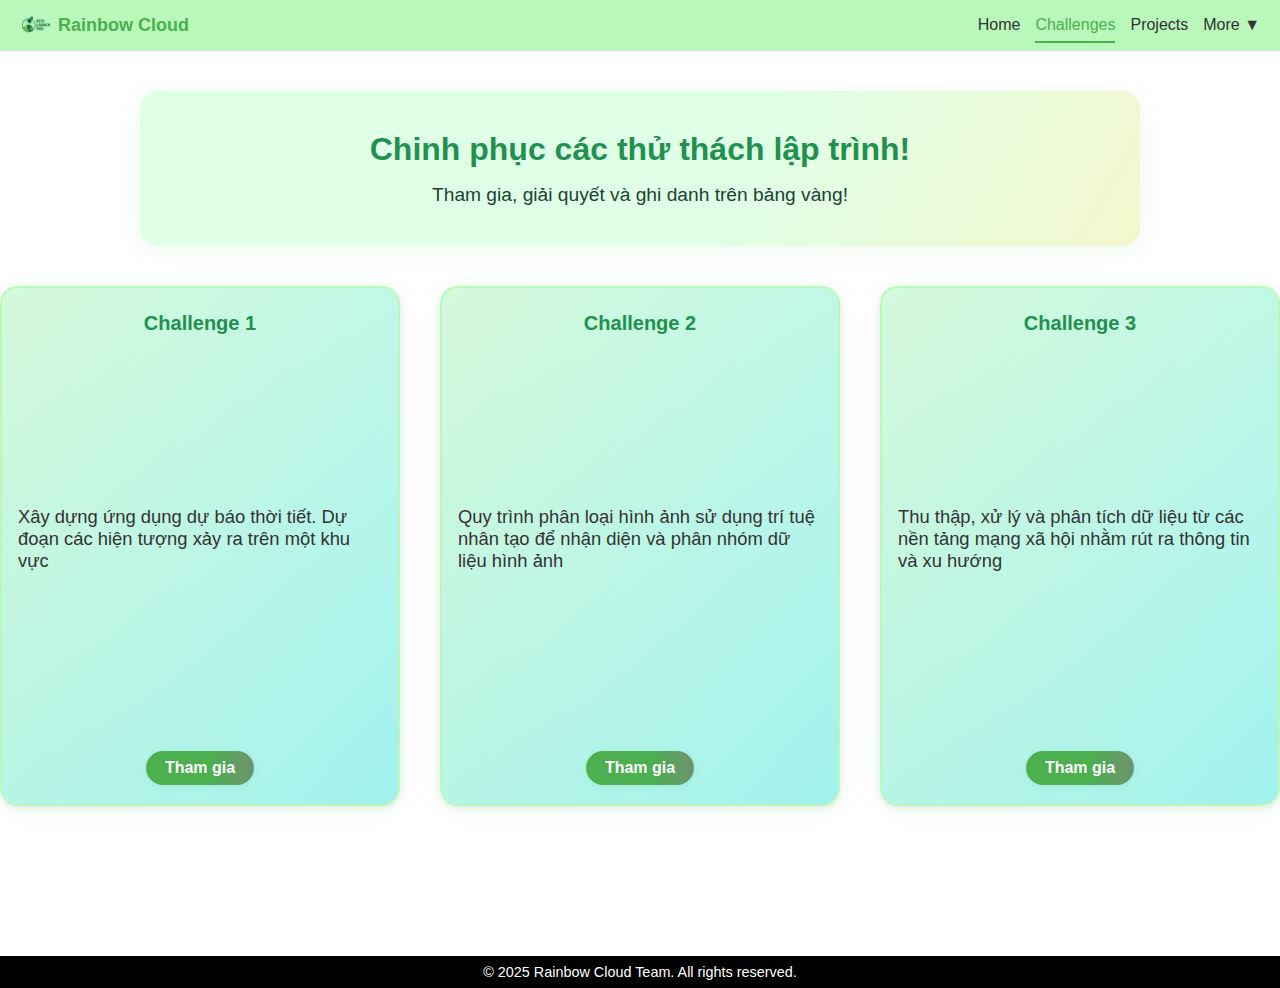
<file: challenge.html>
<!DOCTYPE html>
<html lang="vi">
  <head>
    <meta charset="UTF-8" />
    <meta name="viewport" content="width=device-width, initial-scale=1.0" />
    <title>Rainbow Cloud Challenge</title>
    <link rel="icon" href="favicon.ico" type="image/x-icon" />
    <link rel="stylesheet" href="style.css">
  </head>
  <body>
    <header class="navbar">
      <div class="logo">
        <img src="./logo.png" alt="Logo" />
        <span>Rainbow Cloud</span>
      </div>
      <nav class="menu">
        <a href="./index.html">Home</a>
        <a href="./challenge.html" class="active">Challenges</a>
        <a href="./project.html">Projects</a>
        <div class="dropdown">
          <button class="dropbtn">More ▼</button>
          <div class="dropdown-content">
            <a href="./map.html">Map</a>
            <a href="./resource.html">Resources</a>
            <a href="#">About</a>
          </div>
        </div>
      </nav>
    </header>

    <section class="hero">
      <h2>Chinh phục các thử thách lập trình!</h2>
      <p>Tham gia, giải quyết và ghi danh trên bảng vàng!</p>
    </section>

    <section class="challenges">
      <div class="card">
        <h3>Challenge 1</h3>
        <p>Xây dựng ứng dụng dự báo thời tiết. Dự đoạn các hiện tượng xảy ra trên một khu vực</p>
        <button>Tham gia</button>
      </div>
      <div class="card">
        <h3>Challenge 2</h3>
        <p>Quy trình phân loại hình ảnh sử dụng trí tuệ nhân tạo để nhận diện và phân nhóm dữ liệu hình ảnh</p>
        <button>Tham gia</button>
      </div>
      <div class="card">
        <h3>Challenge 3</h3>
        <p>Thu thập, xử lý và phân tích dữ liệu từ các nền tảng mạng xã hội nhằm rút ra thông tin và xu hướng</p>
        <button>Tham gia</button>
      </div>
    </section>

    <footer>&copy; 2025 Rainbow Cloud Team. All rights reserved.</footer>
  </body>
</html>
</file>
<file: style.css>
/* Hero section cho challenge */
.hero {
  background: linear-gradient(120deg, #e0ffe7 60%, #f4f7cd 100%);
  border-radius: 18px;
  box-shadow: 0 4px 24px rgba(76, 175, 80, 0.1);
  margin: 2.5rem auto 2.5rem auto;
  padding: 2.5rem 1.5rem;
  text-align: center;
  max-width: 1000px;
}
.hero h2 {
  color: #219150;
  font-size: 2rem;
  margin-bottom: 1rem;
  font-weight: 700;
}
.hero p {
  color: #1b4332;
  font-size: 1.2rem;
  margin-bottom: 0;
  font-weight: 500;
}
/* Banner và các section nối tiếp dạng earth-data-banner */
.earth-data-banner {
  width: 100%;
  background: linear-gradient(120deg, #e0ffe7 60%, #f4f7cd 100%);
  border-radius: 18px;
  box-shadow: 0 4px 24px rgba(76, 175, 80, 0.1);
  margin: 3.5rem auto 3.5rem auto;
  padding: 2.5rem 1.5rem 2.5rem 1.5rem;
  display: block;
  max-width: 700px;
  margin-left: auto;
  margin-right: auto;
  text-align: center;
}
.earth-data-content {
  display: block;
  max-width: 900px;
  margin: 0 auto;
}
.earth-data-reverse {
  flex-direction: row-reverse;
}
.earth-img {
  width: 180px;
  height: 180px;
  object-fit: cover;
  border-radius: 50%;
  box-shadow: 0 2px 16px rgba(76, 175, 80, 0.13);
  border: 4px solid #b8f8ba;
  margin: 0 auto 1.5rem auto;
  @media (max-width: 800px) {
    .earth-data-banner {
      padding: 1.5rem 0.5rem 2.5rem 0.5rem;
      margin: 2rem auto 2rem auto;
    }
    .earth-data-content {
      max-width: 98vw;
    }
    .earth-img {
      width: 120px;
      height: 120px;
      margin-bottom: 1rem;
    }
  }
}
.earth-info {
  max-width: 500px;
  flex: 1 1 300px;
}
.earth-info h2 {
  color: #219150;
  font-size: 2rem;
  margin-bottom: 1rem;
}
.earth-info p {
  color: #333;
  font-size: 1.1rem;
  margin-bottom: 1.5rem;
}
.btn-explore {
  display: inline-block;
  background: linear-gradient(90deg, #4caf50 60%, #b8f8ba 100%);
  color: #fff;
  padding: 0.7rem 1.6rem;
  border-radius: 24px;
  font-weight: bold;
  font-size: 1.1rem;
  text-decoration: none;
  box-shadow: 0 2px 8px rgba(76, 175, 80, 0.1);
  transition: background 0.2s, transform 0.2s;
}
.btn-explore:hover {
  background: linear-gradient(90deg, #219150 60%, #b8f8ba 100%);
  transform: scale(1.06);
}
/* Why list */
.why-list {
  list-style: none;
  padding: 0;
  margin: 0;
}
.why-list li {
  font-size: 1.1rem;
  color: #1b4332;
  margin-bottom: 1.1rem;
  display: flex;
  align-items: center;
  gap: 0.7rem;
}
.why-icon {
  font-size: 1.5rem;
}
/* Slider wrapper */
.slider-wrapper {
  display: flex;
  gap: 1.2rem;
  margin-top: 0.7rem;
}
.slider-wrapper img {
  width: 120px;
  height: 80px;
  object-fit: cover;
  border-radius: 12px;
  box-shadow: 0 2px 8px rgba(76, 175, 80, 0.1);
  transition: transform 0.2s, box-shadow 0.2s;
}
.slider-wrapper img:hover {
  transform: scale(1.08) rotate(-1deg);
  box-shadow: 0 8px 24px rgba(76, 175, 80, 0.15);
}
/* Video wrapper */
.video-wrapper {
  margin-top: 1rem;
}
.video-wrapper iframe {
  border-radius: 16px;
  box-shadow: 0 2px 12px rgba(76, 175, 80, 0.1);
}
/* Stats list */
.stats-list {
  display: flex;
  gap: 2rem;
  flex-wrap: wrap;
  justify-content: center;
  align-items: stretch;
  margin: 1.2rem auto 3.5rem auto;
}
.stat-item {
  background: #fff;
  border-radius: 16px;
  box-shadow: 0 2px 12px rgba(76, 175, 80, 0.08);
  padding: 1.2rem 2rem;
  text-align: center;
  min-width: 120px;
  min-height: 90px;
  flex: 1 1 180px;
  max-width: 220px;
  margin-bottom: 1.2rem;
  transition: transform 0.2s, box-shadow 0.2s;
}
.stat-item:hover {
  transform: translateY(-8px) scale(1.05);
  box-shadow: 0 8px 24px rgba(76, 175, 80, 0.15);
}
.stat-num {
  font-size: 2rem;
  color: #219150;
  font-weight: 800;
  margin-bottom: 0.3rem;
  display: block;
}
.stat-label {
  color: #333;
  font-size: 1.05rem;
}
/* Banner phân tích dữ liệu Trái Đất từ NASA */
.earth-data-banner {
  width: 100%;
  background: linear-gradient(120deg, #e0ffe7 60%, #f4f7cd 100%);
  border-radius: 18px;
  box-shadow: 0 4px 24px rgba(76, 175, 80, 0.1);
  margin: 2.5rem auto 2rem auto;
  padding: 2.5rem 1.5rem;
  display: flex;
  justify-content: center;
  align-items: center;
}
.earth-data-content {
  display: flex;
  align-items: center;
  gap: 2.5rem;
  max-width: 1000px;
  margin: 0 auto;
  flex-wrap: wrap;
}
.earth-img {
  width: 220px;
  height: 220px;
  object-fit: cover;
  border-radius: 50%;
  box-shadow: 0 2px 16px rgba(76, 175, 80, 0.13);
  border: 4px solid #b8f8ba;
}
.earth-info {
  max-width: 500px;
}
.earth-info h2 {
  color: #219150;
  font-size: 2rem;
  margin-bottom: 1rem;
}
.earth-info p {
  color: #333;
  font-size: 1.1rem;
  margin-bottom: 1.5rem;
}
.btn-explore {
  display: inline-block;
  background: linear-gradient(90deg, #4caf50 60%, #b8f8ba 100%);
  color: #fff;
  padding: 0.7rem 1.6rem;
  border-radius: 24px;
  font-weight: bold;
  font-size: 1.1rem;
  text-decoration: none;
  box-shadow: 0 2px 8px rgba(76, 175, 80, 0.1);
  transition: background 0.2s, transform 0.2s;
}
.btn-explore:hover {
  background: linear-gradient(90deg, #219150 60%, #b8f8ba 100%);
  transform: scale(1.06);
}
#begin {
  text-align: center;
  color: #219150;
  padding: 32px 0 18px 0;
  background-image: url(https://i.pinimg.com/736x/97/ac/2a/97ac2a47cdcbf87fa85cec35d1447862.jpg);
  background-size: cover;
  background-position: center;
  position: relative;
}
#begin::before {
  content: "";
  position: absolute;
  top: 0;
  left: 0;
  right: 0;
  bottom: 0;
  background: rgba(253, 251, 251, 0.72);
  z-index: 0;
}
#begin h1,
#begin p {
  position: relative;
  z-index: 1;
}
#begin h1 {
  margin-bottom: 0.5rem;
}
#begin p {
  margin-top: 0;
  font-size: 1.25rem;
  color: #1b4332;
  font-weight: 500;
  background: rgba(255, 255, 255, 0.6);
  display: inline-block;
  padding: 0.5rem 1.5rem;
  border-radius: 18px;
  box-shadow: 0 2px 8px rgba(76, 175, 80, 0.07);
}
.challenges .card {
  flex: 1 1 0;
  min-width: 340px;
  max-width: 480px;
  min-height: 340px;
  max-height: 520px;
  display: flex;
  flex-direction: column;
  justify-content: space-between;
  align-items: center;
  margin: 0;
  font-weight: 520;
  font-size: 1.15rem;
}

.challenges {
  display: flex;
  flex-direction: row;
  gap: 2.5rem;
  justify-content: center;
  align-items: stretch;
  margin: 0 auto 2.5rem auto;
  width: 100vw;
  max-width: 100vw;
  min-height: 70vh;
  box-sizing: border-box;
}
@media (max-width: 900px) {
  .challenges {
    flex-wrap: nowrap;
    overflow-x: auto;
    gap: 1rem;
    padding-bottom: 1rem;
  }
  .challenges .card {
    min-width: 260px;
    flex: 0 0 auto;
  }
}
/* Bản đồ nhỏ hơn ở project.html */
.map-section #map {
  height: 350px;
  width: 100%;
  margin-bottom: 24px;
}
/* Giới hạn kích thước ảnh trong card tài nguyên */
.card img {
  max-height: 64px;
  width: auto;
  display: block;
  margin: 0 auto 12px auto;
}
/* Giữ nội dung trong khung trang, căn giữa và responsive */
.container {
  max-width: 1200px;
  margin: 0 auto;
  padding-left: 16px;
  padding-right: 16px;
  box-sizing: border-box;
}
body {
  margin: 0;
  font-family: Arial, sans-serif;
}

header {
  background: #2c3e50;
  color: white;
  text-align: center;
  padding: 1rem;
}

main {
  display: flex;
  height: calc(100vh - 160px);
}

#map {
  flex: 2;
  height: 100%;
}

#info-panel {
  flex: 1;
  background: #ecf0f1;
  padding: 1rem;
  overflow-y: auto;
}

footer {
  background: black;
  color: white;
  text-align: center;
  padding: 0.5rem;
  font-size: 0.9rem;
}

.card {
  background: linear-gradient(135deg, #e0ffe7 0%, #a0f1ed 100%);
  border-radius: 18px;
  padding: 1.5rem 1rem 1.2rem 1rem;
  box-shadow: 0 4px 24px rgba(76, 175, 80, 0.1), 0 1.5px 6px rgba(0, 0, 0, 0.07);
  border: 2px solid #b8f8ba;
  transition: transform 0.25s cubic-bezier(0.4, 2, 0.6, 1), box-shadow 0.25s;
  position: relative;
  overflow: hidden;
}
.card::before {
  content: "";
  position: absolute;
  top: 0;
  left: 0;
  right: 0;
  bottom: 0;
  background: linear-gradient(
    120deg,
    rgba(76, 175, 80, 0.08) 0%,
    rgba(255, 255, 255, 0) 80%
  );
  z-index: 0;
  pointer-events: none;
  border-radius: 18px;
}
.card:hover {
  transform: translateY(-10px) scale(1.04) rotate(-1deg);
  box-shadow: 0 12px 36px rgba(76, 175, 80, 0.18), 0 2px 8px rgba(0, 0, 0, 0.1);
  border-color: #4caf50;
}
.card h3 {
  color: #219150;
  margin-bottom: 0.5rem;
  font-size: 1.25rem;
  z-index: 1;
  position: relative;
}
.card p {
  color: #333;
  margin-bottom: 1rem;
  z-index: 1;
  position: relative;
}
.card button {
  background: linear-gradient(90deg, #4caf50 60%, #6f9271 100%);
  color: #fff;
  border: none;
  padding: 0.5rem 1.2rem;
  border-radius: 20px;
  font-weight: bold;
  font-size: 1rem;
  cursor: pointer;
  box-shadow: 0 2px 8px rgba(76, 175, 80, 0.1);
  transition: background 0.2s, transform 0.2s;
  z-index: 1;
  position: relative;
}
.card button:hover {
  background: linear-gradient(90deg, #219150 60%, #b8f8ba 100%);
  transform: scale(1.08);
}

* {
  margin: 0;
  padding: 0;
  box-sizing: border-box;
}

body {
  font-family: Arial, sans-serif;
}

.navbar {
  display: flex;
  align-items: center;
  justify-content: space-between;
  background: #fff;
  padding: 10px 20px;
  border-bottom: 1px solid #ddd;
  /* background-image: url(https://i.pinimg.com/1200x/62/d2/57/62d2579f1885551c30289f99ac055ac1.jpg) ; */
  background-color: #b8f8ba;
  font-weight: 400;
}

.logo {
  display: flex;
  align-items: center;
  font-size: 18px;
  font-weight: bold;
  color: #4caf50;
}

.logo img {
  height: 30px;
  margin-right: 8px;
}

.menu {
  display: flex;
  align-items: center;
  gap: 15px;
}

.menu a {
  text-decoration: none;
  color: #333;
  padding: 5px 0;
  position: relative;
}

.menu a.active {
  color: #4caf50;
}

.menu a.active::after {
  content: "";
  position: absolute;
  left: 0;
  bottom: -4px;
  width: 100%;
  height: 2px;
  background-color: #4caf50;
}

.dropdown {
  position: relative;
}

.dropbtn {
  background: none;
  border: none;
  font-size: 16px;
  cursor: pointer;
  color: #333;
}

.dropdown-content {
  display: none;
  position: absolute;
  background: white;
  min-width: 120px;
  box-shadow: 0px 4px 8px rgba(0, 0, 0, 0.1);
  z-index: 1002;
}

.dropdown-content a {
  display: block;
  padding: 8px 12px;
  color: #333;
  text-decoration: none;
}

.dropdown-content a:hover {
  background-color: #f0f0f0;
}

.dropdown:hover .dropdown-content {
  display: block;
}

.auth a {
  color: #333;
  text-decoration: none;
  margin: 0 5px;
}

.auth a:hover {
  text-decoration: underline;
}

/* // Tab about section*/
#about {
  background: #f4f4f4;
  padding: 50px 20px;
  text-align: center;
}
#about h2 {
  font-size: 2em;
  margin-bottom: 30px;
  color: #1b4332;
}
.team {
  display: grid;
  grid-template-columns: repeat(auto-fit, minmax(250px, 1fr));
  gap: 20px;
  max-width: 1200px;
  margin: auto;
}
.member {
  background: white;
  padding: 20px;
  border-radius: 10px;
  box-shadow: 0 4px 10px rgba(0, 0, 0, 0.1);
  text-align: center;
  transition: transform 0.3s ease;
}
.member:hover {
  transform: translateY(-5px);
}
.member img {
  width: 120px;
  height: 120px;
  object-fit: cover;
  border-radius: 50%;
  margin-bottom: 15px;
}
.member h3 {
  margin: 10px 0 5px;
  color: #1b4332;
}
.member p {
  font-size: 0.9em;
  color: #555;
}
/* //Map  */
#map {
  height: 900px;
  width: 100%;
}
/* Responsive menu */
@media (max-width: 768px) {
  nav ul {
    display: none;
    flex-direction: column;
    background: #1b4332;
    position: absolute;
    top: 60px;
    right: 0;
    width: 200px;
  }
  nav ul.show {
    display: flex;
  }
  .menu-toggle {
    cursor: pointer;
    display: block;
  }
}
.menu-toggle {
  display: none;
  flex-direction: column;
}
.menu-toggle span {
  background: white;
  height: 3px;
  margin: 4px;
  width: 25px;
}
/* // Resources section */
/* Khu vực tài nguyên */
.resources {
  flex: 1;
  min-width: 250px;
  background: white;
  padding: 20px;
  border-radius: 12px;
  box-shadow: 0px 4px 12px rgba(0, 0, 0, 0.1);
}

.resources h2 {
  color: #2e7d32;
  margin-bottom: 10px;
}

.resources ul {
  list-style-type: none;
  padding: 0;
}

.resources li {
  margin-bottom: 10px;
}

.resources a {
  text-decoration: none;
  color: #1b5e20;
}

.resources a:hover {
  text-decoration: underline;
}
.search-bar {
  display: flex;
  justify-content: center;
  align-items: center;
  margin: 32px 0 24px 0;
}
.search-bar input[type="text"] {
  width: 320px;
  padding: 12px 18px;
  border: 1.5px solid #b8f8ba;
  border-radius: 24px;
  font-size: 1rem;
  outline: none;
  box-shadow: 0 2px 12px rgba(76, 175, 80, 0.08);
  transition: border 0.2s, box-shadow 0.2s;
}
.search-bar input[type="text"]:focus {
  border: 1.5px solid #4caf50;
  box-shadow: 0 4px 16px rgba(76, 175, 80, 0.15);
}
</file>
